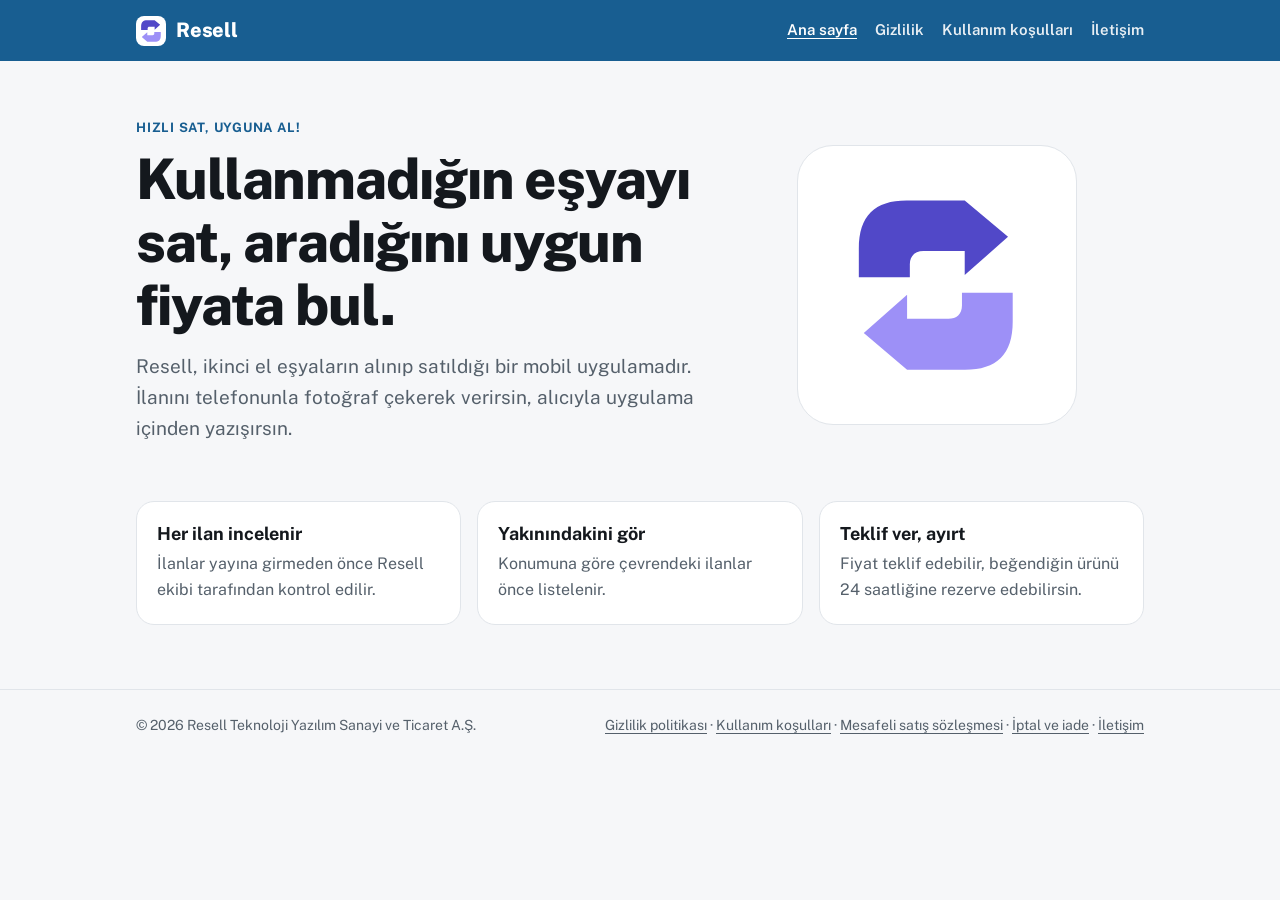
<file: index.html>
<!doctype html>
<html lang="tr">
<head>
<meta charset="utf-8">
<meta name="viewport" content="width=device-width, initial-scale=1">
<title>Resell</title>
<meta name="description" content="Resell, ikinci el eşyaların alınıp satıldığı bir mobil uygulamadır.">
<link rel="icon" href="favicon.png">
<link rel="preconnect" href="https://fonts.googleapis.com">
<link rel="preconnect" href="https://fonts.gstatic.com" crossorigin>
<link href="https://fonts.googleapis.com/css2?family=Public+Sans:wght@400;600;700;800&display=swap" rel="stylesheet">
<link rel="stylesheet" href="style.css">
</head>
<body>
<a class="skip" href="#icerik">İçeriğe geç</a>
<header class="bar"><div class="in">
  <a class="brand" href="./"><svg viewBox="230 200 565 625" aria-hidden="true"><path fill="#5148C8" d="M232 484V380c0-120 58-175 173-175h211l157 132-157 139v-87H466c-29 0-49 16-49 48v47z"/><path fill="#9D90F7" d="M790 540v104c0 120-58 175-173 175H407L250 686l157-139v87h150c29 0 49-16 49-48v-46z"/></svg>Resell</a>
  <nav aria-label="Sayfalar"><a href="./" aria-current="page">Ana sayfa</a><a href="gizlilik.html">Gizlilik</a><a href="kullanim-kosullari.html">Kullanım koşulları</a><a href="iletisim.html">İletişim</a></nav>
</div></header>

<main id="icerik">
  <section class="hero">
    <div>
      <p class="eyebrow">Hızlı Sat, Uyguna Al!</p>
      <h1>Kullanmadığın eşyayı sat, aradığını uygun fiyata bul.</h1>
      <p class="lede">Resell, ikinci el eşyaların alınıp satıldığı bir mobil uygulamadır. İlanını telefonunla fotoğraf çekerek verirsin, alıcıyla uygulama içinden yazışırsın.</p>
    </div>
    <div class="mark-big" aria-hidden="true"><svg viewBox="230 200 565 625"><path fill="#5148C8" d="M232 484V380c0-120 58-175 173-175h211l157 132-157 139v-87H466c-29 0-49 16-49 48v47z"/><path fill="#9D90F7" d="M790 540v104c0 120-58 175-173 175H407L250 686l157-139v87h150c29 0 49-16 49-48v-46z"/></svg></div>
  </section>

  <div class="cards">
    <article class="card"><h2>Her ilan incelenir</h2><p>İlanlar yayına girmeden önce Resell ekibi tarafından kontrol edilir.</p></article>
    <article class="card"><h2>Yakınındakini gör</h2><p>Konumuna göre çevrendeki ilanlar önce listelenir.</p></article>
    <article class="card"><h2>Teklif ver, ayırt</h2><p>Fiyat teklif edebilir, beğendiğin ürünü 24 saatliğine rezerve edebilirsin.</p></article>
  </div>
</main>

<footer><div class="in">
  <span>© 2026 Resell Teknoloji Yazılım Sanayi ve Ticaret A.Ş.</span>
  <span><a href="gizlilik.html">Gizlilik politikası</a> · <a href="kullanim-kosullari.html">Kullanım koşulları</a> · <a href="mesafeli-satis.html">Mesafeli satış sözleşmesi</a> · <a href="iptal-iade.html">İptal ve iade</a> · <a href="iletisim.html">İletişim</a></span>
</div></footer>
</body>
</html>
</file>
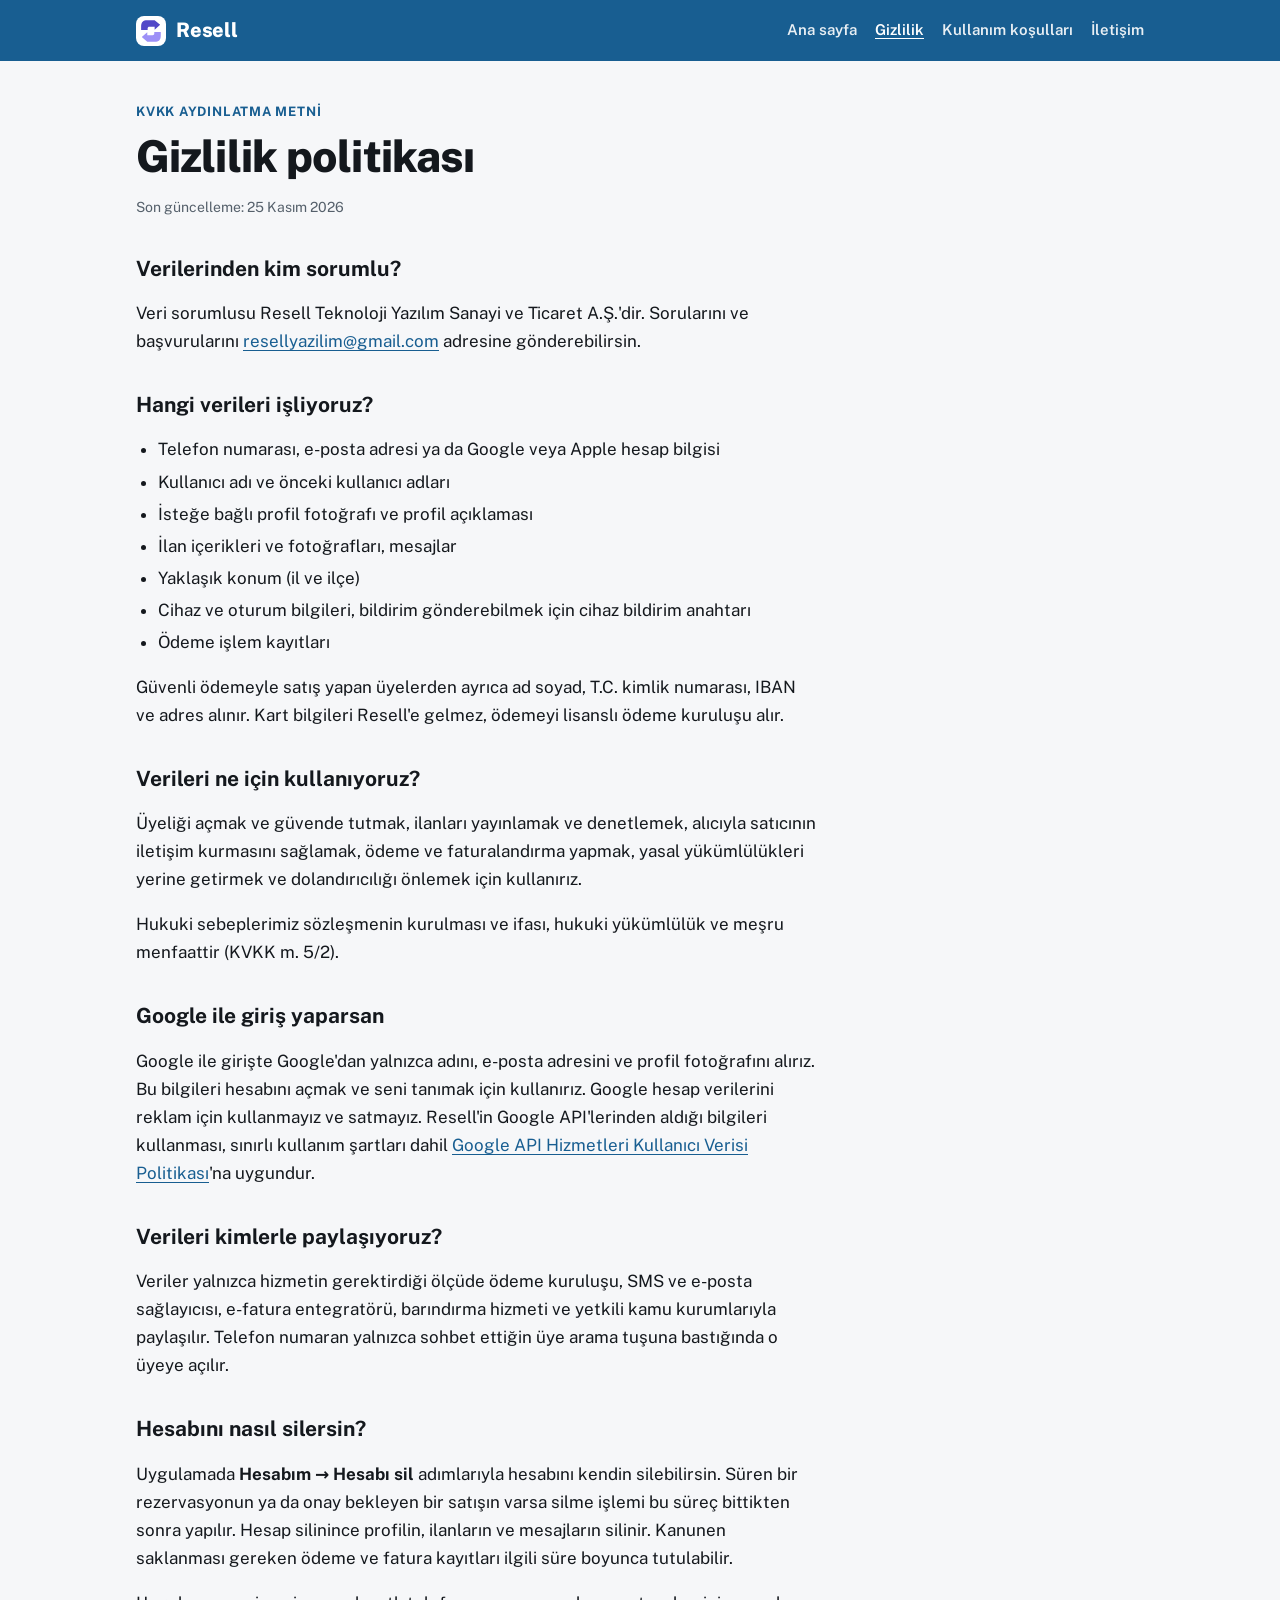
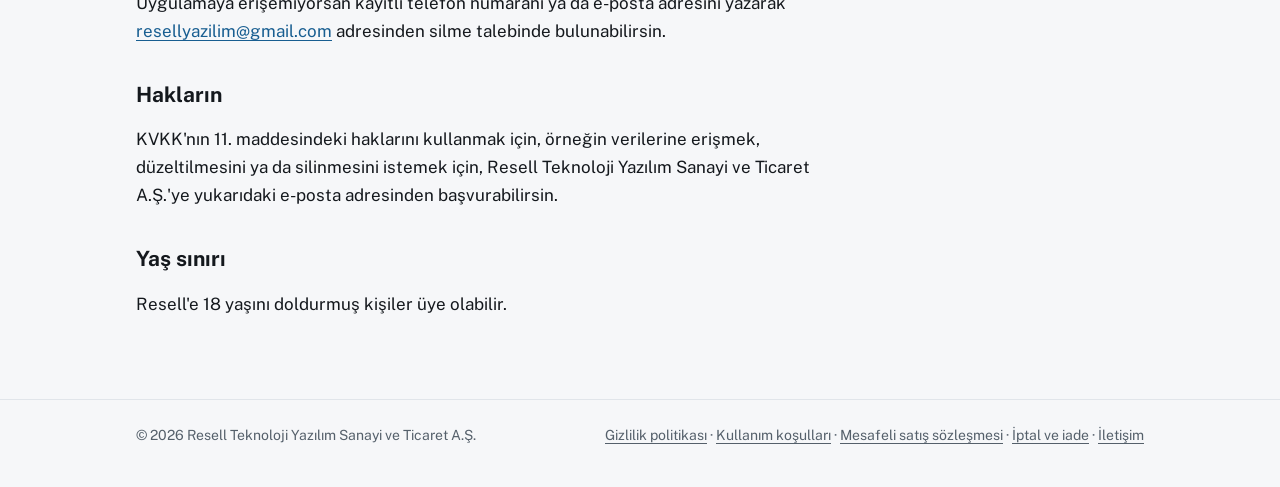
<file: gizlilik.html>
<!doctype html>
<html lang="tr">
<head>
<meta charset="utf-8">
<meta name="viewport" content="width=device-width, initial-scale=1">
<title>Gizlilik politikası · Resell</title>
<meta name="description" content="Resell uygulamasının kişisel verileri nasıl işlediği, kimlerle paylaştığı ve hesabın nasıl silineceği.">
<link rel="icon" href="favicon.png">
<link rel="preconnect" href="https://fonts.googleapis.com">
<link rel="preconnect" href="https://fonts.gstatic.com" crossorigin>
<link href="https://fonts.googleapis.com/css2?family=Public+Sans:wght@400;600;700;800&display=swap" rel="stylesheet">
<link rel="stylesheet" href="style.css">
</head>
<body>
<a class="skip" href="#icerik">İçeriğe geç</a>
<header class="bar"><div class="in">
  <a class="brand" href="./"><svg viewBox="230 200 565 625" aria-hidden="true"><path fill="#5148C8" d="M232 484V380c0-120 58-175 173-175h211l157 132-157 139v-87H466c-29 0-49 16-49 48v47z"/><path fill="#9D90F7" d="M790 540v104c0 120-58 175-173 175H407L250 686l157-139v87h150c29 0 49-16 49-48v-46z"/></svg>Resell</a>
  <nav aria-label="Sayfalar"><a href="./">Ana sayfa</a><a href="gizlilik.html" aria-current="page">Gizlilik</a><a href="kullanim-kosullari.html">Kullanım koşulları</a><a href="iletisim.html">İletişim</a></nav>
</div></header>

<main id="icerik"><article class="doc">
  <p class="eyebrow">KVKK aydınlatma metni</p>
  <h1>Gizlilik politikası</h1>
  <p class="meta">Son güncelleme: 25 Kasım 2026</p>

  <h2 id="sorumlu">Verilerinden kim sorumlu?</h2>
  <p>Veri sorumlusu Resell Teknoloji Yazılım Sanayi ve Ticaret A.Ş.'dir. Sorularını ve başvurularını <a href="mailto:resellyazilim@gmail.com">resellyazilim@gmail.com</a> adresine gönderebilirsin.</p>

  <h2 id="veriler">Hangi verileri işliyoruz?</h2>
  <ul>
    <li>Telefon numarası, e-posta adresi ya da Google veya Apple hesap bilgisi</li>
    <li>Kullanıcı adı ve önceki kullanıcı adları</li>
    <li>İsteğe bağlı profil fotoğrafı ve profil açıklaması</li>
    <li>İlan içerikleri ve fotoğrafları, mesajlar</li>
    <li>Yaklaşık konum (il ve ilçe)</li>
    <li>Cihaz ve oturum bilgileri, bildirim gönderebilmek için cihaz bildirim anahtarı</li>
    <li>Ödeme işlem kayıtları</li>
  </ul>
  <p>Güvenli ödemeyle satış yapan üyelerden ayrıca ad soyad, T.C. kimlik numarası, IBAN ve adres alınır. Kart bilgileri Resell'e gelmez, ödemeyi lisanslı ödeme kuruluşu alır.</p>

  <h2 id="amac">Verileri ne için kullanıyoruz?</h2>
  <p>Üyeliği açmak ve güvende tutmak, ilanları yayınlamak ve denetlemek, alıcıyla satıcının iletişim kurmasını sağlamak, ödeme ve faturalandırma yapmak, yasal yükümlülükleri yerine getirmek ve dolandırıcılığı önlemek için kullanırız.</p>
  <p>Hukuki sebeplerimiz sözleşmenin kurulması ve ifası, hukuki yükümlülük ve meşru menfaattir (KVKK m. 5/2).</p>

  <h2 id="google">Google ile giriş yaparsan</h2>
  <p>Google ile girişte Google'dan yalnızca adını, e-posta adresini ve profil fotoğrafını alırız. Bu bilgileri hesabını açmak ve seni tanımak için kullanırız. Google hesap verilerini reklam için kullanmayız ve satmayız. Resell'in Google API'lerinden aldığı bilgileri kullanması, sınırlı kullanım şartları dahil <a href="https://developers.google.com/terms/api-services-user-data-policy">Google API Hizmetleri Kullanıcı Verisi Politikası</a>'na uygundur.</p>

  <h2 id="paylasim">Verileri kimlerle paylaşıyoruz?</h2>
  <p>Veriler yalnızca hizmetin gerektirdiği ölçüde ödeme kuruluşu, SMS ve e-posta sağlayıcısı, e-fatura entegratörü, barındırma hizmeti ve yetkili kamu kurumlarıyla paylaşılır. Telefon numaran yalnızca sohbet ettiğin üye arama tuşuna bastığında o üyeye açılır.</p>

  <h2 id="silme">Hesabını nasıl silersin?</h2>
  <p>Uygulamada <strong>Hesabım → Hesabı sil</strong> adımlarıyla hesabını kendin silebilirsin. Süren bir rezervasyonun ya da onay bekleyen bir satışın varsa silme işlemi bu süreç bittikten sonra yapılır. Hesap silinince profilin, ilanların ve mesajların silinir. Kanunen saklanması gereken ödeme ve fatura kayıtları ilgili süre boyunca tutulabilir.</p>
  <p>Uygulamaya erişemiyorsan kayıtlı telefon numaranı ya da e-posta adresini yazarak <a href="mailto:resellyazilim@gmail.com?subject=Hesap%20silme">resellyazilim@gmail.com</a> adresinden silme talebinde bulunabilirsin.</p>

  <h2 id="haklar">Hakların</h2>
  <p>KVKK'nın 11. maddesindeki haklarını kullanmak için, örneğin verilerine erişmek, düzeltilmesini ya da silinmesini istemek için, Resell Teknoloji Yazılım Sanayi ve Ticaret A.Ş.'ye yukarıdaki e-posta adresinden başvurabilirsin.</p>

  <h2 id="cocuk">Yaş sınırı</h2>
  <p>Resell'e 18 yaşını doldurmuş kişiler üye olabilir.</p>
</article></main>

<footer><div class="in">
  <span>© 2026 Resell Teknoloji Yazılım Sanayi ve Ticaret A.Ş.</span>
  <span><a href="gizlilik.html">Gizlilik politikası</a> · <a href="kullanim-kosullari.html">Kullanım koşulları</a> · <a href="mesafeli-satis.html">Mesafeli satış sözleşmesi</a> · <a href="iptal-iade.html">İptal ve iade</a> · <a href="iletisim.html">İletişim</a></span>
</div></footer>
</body>
</html>
</file>
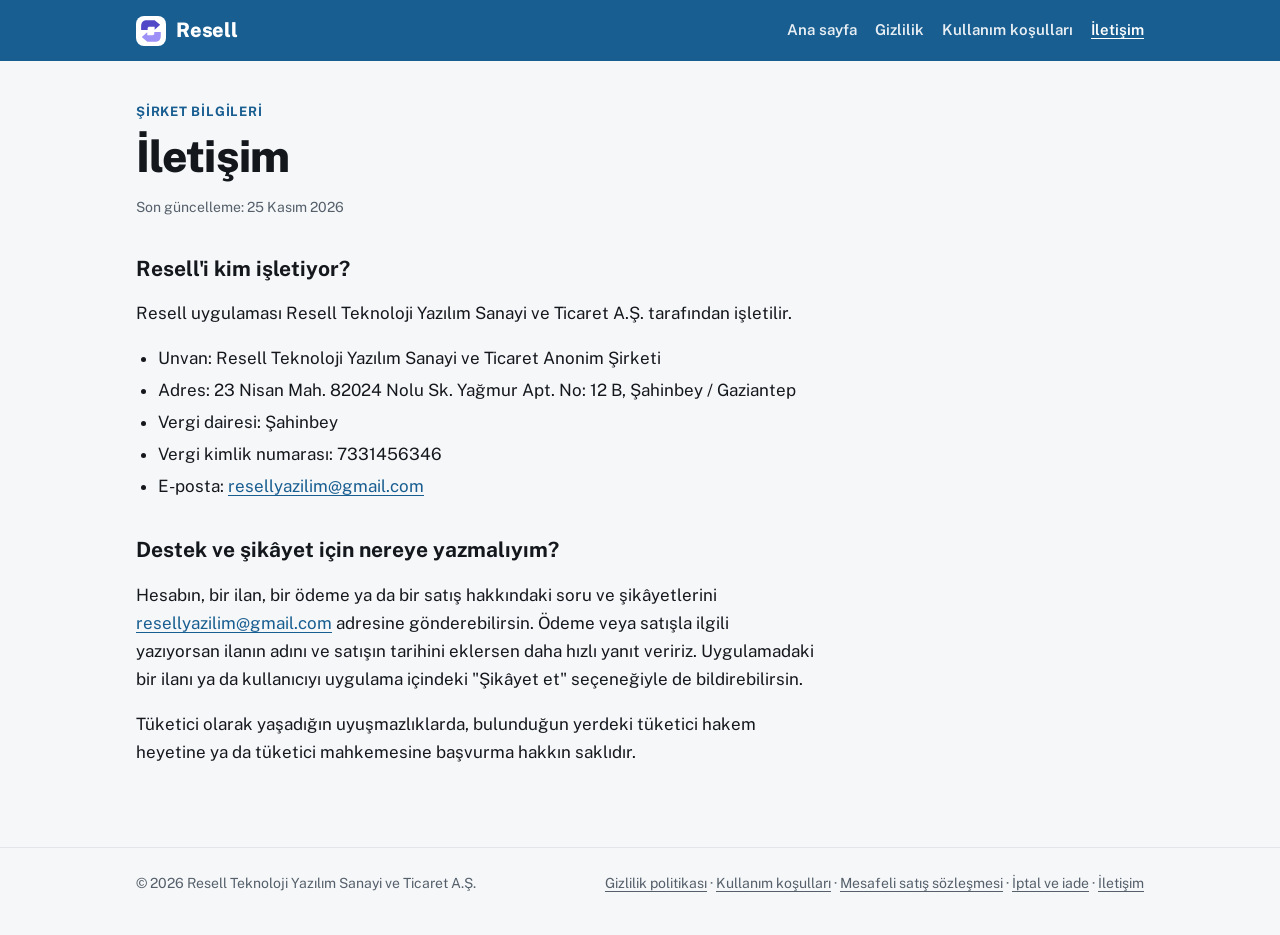
<file: iletisim.html>
<!doctype html>
<html lang="tr">
<head>
<meta charset="utf-8">
<meta name="viewport" content="width=device-width, initial-scale=1">
<title>İletişim · Resell</title>
<meta name="description" content="Resell uygulamasını işleten şirketin unvanı, adresi, vergi bilgileri ve iletişim adresi.">
<link rel="icon" href="favicon.png">
<link rel="preconnect" href="https://fonts.googleapis.com">
<link rel="preconnect" href="https://fonts.gstatic.com" crossorigin>
<link href="https://fonts.googleapis.com/css2?family=Public+Sans:wght@400;600;700;800&display=swap" rel="stylesheet">
<link rel="stylesheet" href="style.css">
</head>
<body>
<a class="skip" href="#icerik">İçeriğe geç</a>
<header class="bar"><div class="in">
  <a class="brand" href="./"><svg viewBox="230 200 565 625" aria-hidden="true"><path fill="#5148C8" d="M232 484V380c0-120 58-175 173-175h211l157 132-157 139v-87H466c-29 0-49 16-49 48v47z"/><path fill="#9D90F7" d="M790 540v104c0 120-58 175-173 175H407L250 686l157-139v87h150c29 0 49-16 49-48v-46z"/></svg>Resell</a>
  <nav aria-label="Sayfalar"><a href="./">Ana sayfa</a><a href="gizlilik.html">Gizlilik</a><a href="kullanim-kosullari.html">Kullanım koşulları</a><a href="iletisim.html" aria-current="page">İletişim</a></nav>
</div></header>

<main id="icerik"><article class="doc">
  <p class="eyebrow">Şirket bilgileri</p>
  <h1>İletişim</h1>
  <p class="meta">Son güncelleme: 25 Kasım 2026</p>

  <h2 id="sirket">Resell'i kim işletiyor?</h2>
  <p>Resell uygulaması Resell Teknoloji Yazılım Sanayi ve Ticaret A.Ş. tarafından işletilir.</p>
  <ul>
    <li>Unvan: Resell Teknoloji Yazılım Sanayi ve Ticaret Anonim Şirketi</li>
    <li>Adres: 23 Nisan Mah. 82024 Nolu Sk. Yağmur Apt. No: 12 B, Şahinbey / Gaziantep</li>
    <li>Vergi dairesi: Şahinbey</li>
    <li>Vergi kimlik numarası: 7331456346</li>
    <li>E-posta: <a href="mailto:resellyazilim@gmail.com">resellyazilim@gmail.com</a></li>
  </ul>

  <h2 id="destek">Destek ve şikâyet için nereye yazmalıyım?</h2>
  <p>Hesabın, bir ilan, bir ödeme ya da bir satış hakkındaki soru ve şikâyetlerini <a href="mailto:resellyazilim@gmail.com">resellyazilim@gmail.com</a> adresine gönderebilirsin. Ödeme veya satışla ilgili yazıyorsan ilanın adını ve satışın tarihini eklersen daha hızlı yanıt veririz. Uygulamadaki bir ilanı ya da kullanıcıyı uygulama içindeki "Şikâyet et" seçeneğiyle de bildirebilirsin.</p>
  <p>Tüketici olarak yaşadığın uyuşmazlıklarda, bulunduğun yerdeki tüketici hakem heyetine ya da tüketici mahkemesine başvurma hakkın saklıdır.</p>
</article></main>

<footer><div class="in">
  <span>© 2026 Resell Teknoloji Yazılım Sanayi ve Ticaret A.Ş.</span>
  <span><a href="gizlilik.html">Gizlilik politikası</a> · <a href="kullanim-kosullari.html">Kullanım koşulları</a> · <a href="mesafeli-satis.html">Mesafeli satış sözleşmesi</a> · <a href="iptal-iade.html">İptal ve iade</a> · <a href="iletisim.html">İletişim</a></span>
</div></footer>
</body>
</html>
</file>
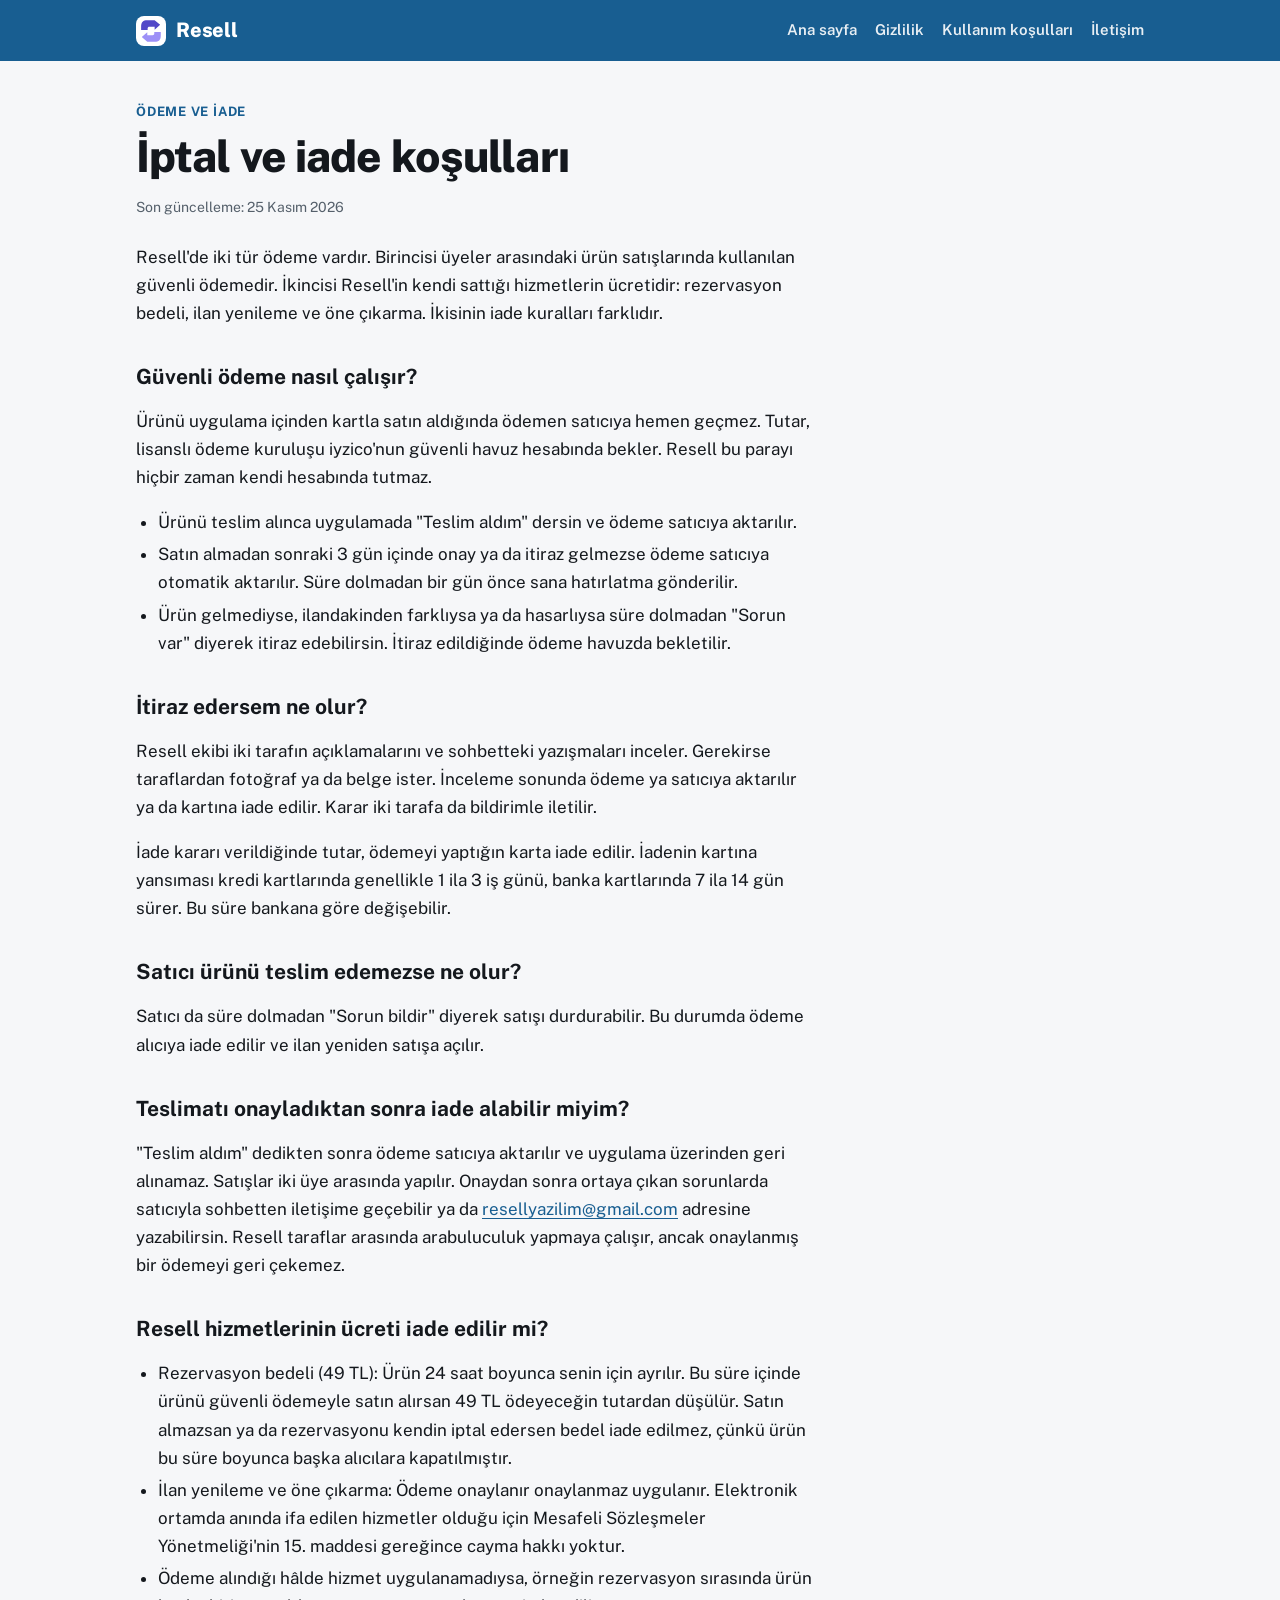
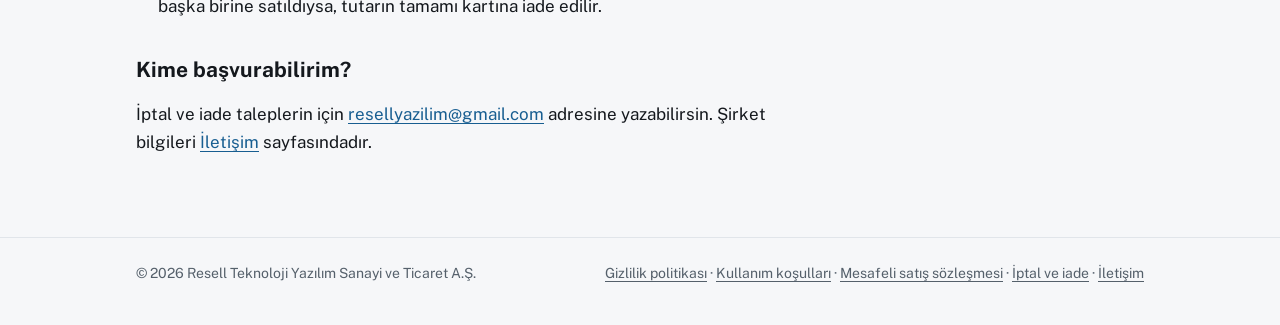
<file: iptal-iade.html>
<!doctype html>
<html lang="tr">
<head>
<meta charset="utf-8">
<meta name="viewport" content="width=device-width, initial-scale=1">
<title>İptal ve iade koşulları · Resell</title>
<meta name="description" content="Resell'de güvenli ödemeli alışverişlerde ve Resell hizmetlerinde iptal ve iade koşulları.">
<link rel="icon" href="favicon.png">
<link rel="preconnect" href="https://fonts.googleapis.com">
<link rel="preconnect" href="https://fonts.gstatic.com" crossorigin>
<link href="https://fonts.googleapis.com/css2?family=Public+Sans:wght@400;600;700;800&display=swap" rel="stylesheet">
<link rel="stylesheet" href="style.css">
</head>
<body>
<a class="skip" href="#icerik">İçeriğe geç</a>
<header class="bar"><div class="in">
  <a class="brand" href="./"><svg viewBox="230 200 565 625" aria-hidden="true"><path fill="#5148C8" d="M232 484V380c0-120 58-175 173-175h211l157 132-157 139v-87H466c-29 0-49 16-49 48v47z"/><path fill="#9D90F7" d="M790 540v104c0 120-58 175-173 175H407L250 686l157-139v87h150c29 0 49-16 49-48v-46z"/></svg>Resell</a>
  <nav aria-label="Sayfalar"><a href="./">Ana sayfa</a><a href="gizlilik.html">Gizlilik</a><a href="kullanim-kosullari.html">Kullanım koşulları</a><a href="iletisim.html">İletişim</a></nav>
</div></header>

<main id="icerik"><article class="doc">
  <p class="eyebrow">Ödeme ve iade</p>
  <h1>İptal ve iade koşulları</h1>
  <p class="meta">Son güncelleme: 25 Kasım 2026</p>

  <p>Resell'de iki tür ödeme vardır. Birincisi üyeler arasındaki ürün satışlarında kullanılan güvenli ödemedir. İkincisi Resell'in kendi sattığı hizmetlerin ücretidir: rezervasyon bedeli, ilan yenileme ve öne çıkarma. İkisinin iade kuralları farklıdır.</p>

  <h2 id="guvenli-odeme">Güvenli ödeme nasıl çalışır?</h2>
  <p>Ürünü uygulama içinden kartla satın aldığında ödemen satıcıya hemen geçmez. Tutar, lisanslı ödeme kuruluşu iyzico'nun güvenli havuz hesabında bekler. Resell bu parayı hiçbir zaman kendi hesabında tutmaz.</p>
  <ul>
    <li>Ürünü teslim alınca uygulamada "Teslim aldım" dersin ve ödeme satıcıya aktarılır.</li>
    <li>Satın almadan sonraki 3 gün içinde onay ya da itiraz gelmezse ödeme satıcıya otomatik aktarılır. Süre dolmadan bir gün önce sana hatırlatma gönderilir.</li>
    <li>Ürün gelmediyse, ilandakinden farklıysa ya da hasarlıysa süre dolmadan "Sorun var" diyerek itiraz edebilirsin. İtiraz edildiğinde ödeme havuzda bekletilir.</li>
  </ul>

  <h2 id="itiraz">İtiraz edersem ne olur?</h2>
  <p>Resell ekibi iki tarafın açıklamalarını ve sohbetteki yazışmaları inceler. Gerekirse taraflardan fotoğraf ya da belge ister. İnceleme sonunda ödeme ya satıcıya aktarılır ya da kartına iade edilir. Karar iki tarafa da bildirimle iletilir.</p>
  <p>İade kararı verildiğinde tutar, ödemeyi yaptığın karta iade edilir. İadenin kartına yansıması kredi kartlarında genellikle 1 ila 3 iş günü, banka kartlarında 7 ila 14 gün sürer. Bu süre bankana göre değişebilir.</p>

  <h2 id="satici">Satıcı ürünü teslim edemezse ne olur?</h2>
  <p>Satıcı da süre dolmadan "Sorun bildir" diyerek satışı durdurabilir. Bu durumda ödeme alıcıya iade edilir ve ilan yeniden satışa açılır.</p>

  <h2 id="onaydan-sonra">Teslimatı onayladıktan sonra iade alabilir miyim?</h2>
  <p>"Teslim aldım" dedikten sonra ödeme satıcıya aktarılır ve uygulama üzerinden geri alınamaz. Satışlar iki üye arasında yapılır. Onaydan sonra ortaya çıkan sorunlarda satıcıyla sohbetten iletişime geçebilir ya da <a href="mailto:resellyazilim@gmail.com">resellyazilim@gmail.com</a> adresine yazabilirsin. Resell taraflar arasında arabuluculuk yapmaya çalışır, ancak onaylanmış bir ödemeyi geri çekemez.</p>

  <h2 id="hizmetler">Resell hizmetlerinin ücreti iade edilir mi?</h2>
  <ul>
    <li>Rezervasyon bedeli (49 TL): Ürün 24 saat boyunca senin için ayrılır. Bu süre içinde ürünü güvenli ödemeyle satın alırsan 49 TL ödeyeceğin tutardan düşülür. Satın almazsan ya da rezervasyonu kendin iptal edersen bedel iade edilmez, çünkü ürün bu süre boyunca başka alıcılara kapatılmıştır.</li>
    <li>İlan yenileme ve öne çıkarma: Ödeme onaylanır onaylanmaz uygulanır. Elektronik ortamda anında ifa edilen hizmetler olduğu için Mesafeli Sözleşmeler Yönetmeliği'nin 15. maddesi gereğince cayma hakkı yoktur.</li>
    <li>Ödeme alındığı hâlde hizmet uygulanamadıysa, örneğin rezervasyon sırasında ürün başka birine satıldıysa, tutarın tamamı kartına iade edilir.</li>
  </ul>

  <h2 id="iletisim">Kime başvurabilirim?</h2>
  <p>İptal ve iade taleplerin için <a href="mailto:resellyazilim@gmail.com">resellyazilim@gmail.com</a> adresine yazabilirsin. Şirket bilgileri <a href="iletisim.html">İletişim</a> sayfasındadır.</p>
</article></main>

<footer><div class="in">
  <span>© 2026 Resell Teknoloji Yazılım Sanayi ve Ticaret A.Ş.</span>
  <span><a href="gizlilik.html">Gizlilik politikası</a> · <a href="kullanim-kosullari.html">Kullanım koşulları</a> · <a href="mesafeli-satis.html">Mesafeli satış sözleşmesi</a> · <a href="iptal-iade.html">İptal ve iade</a> · <a href="iletisim.html">İletişim</a></span>
</div></footer>
</body>
</html>
</file>
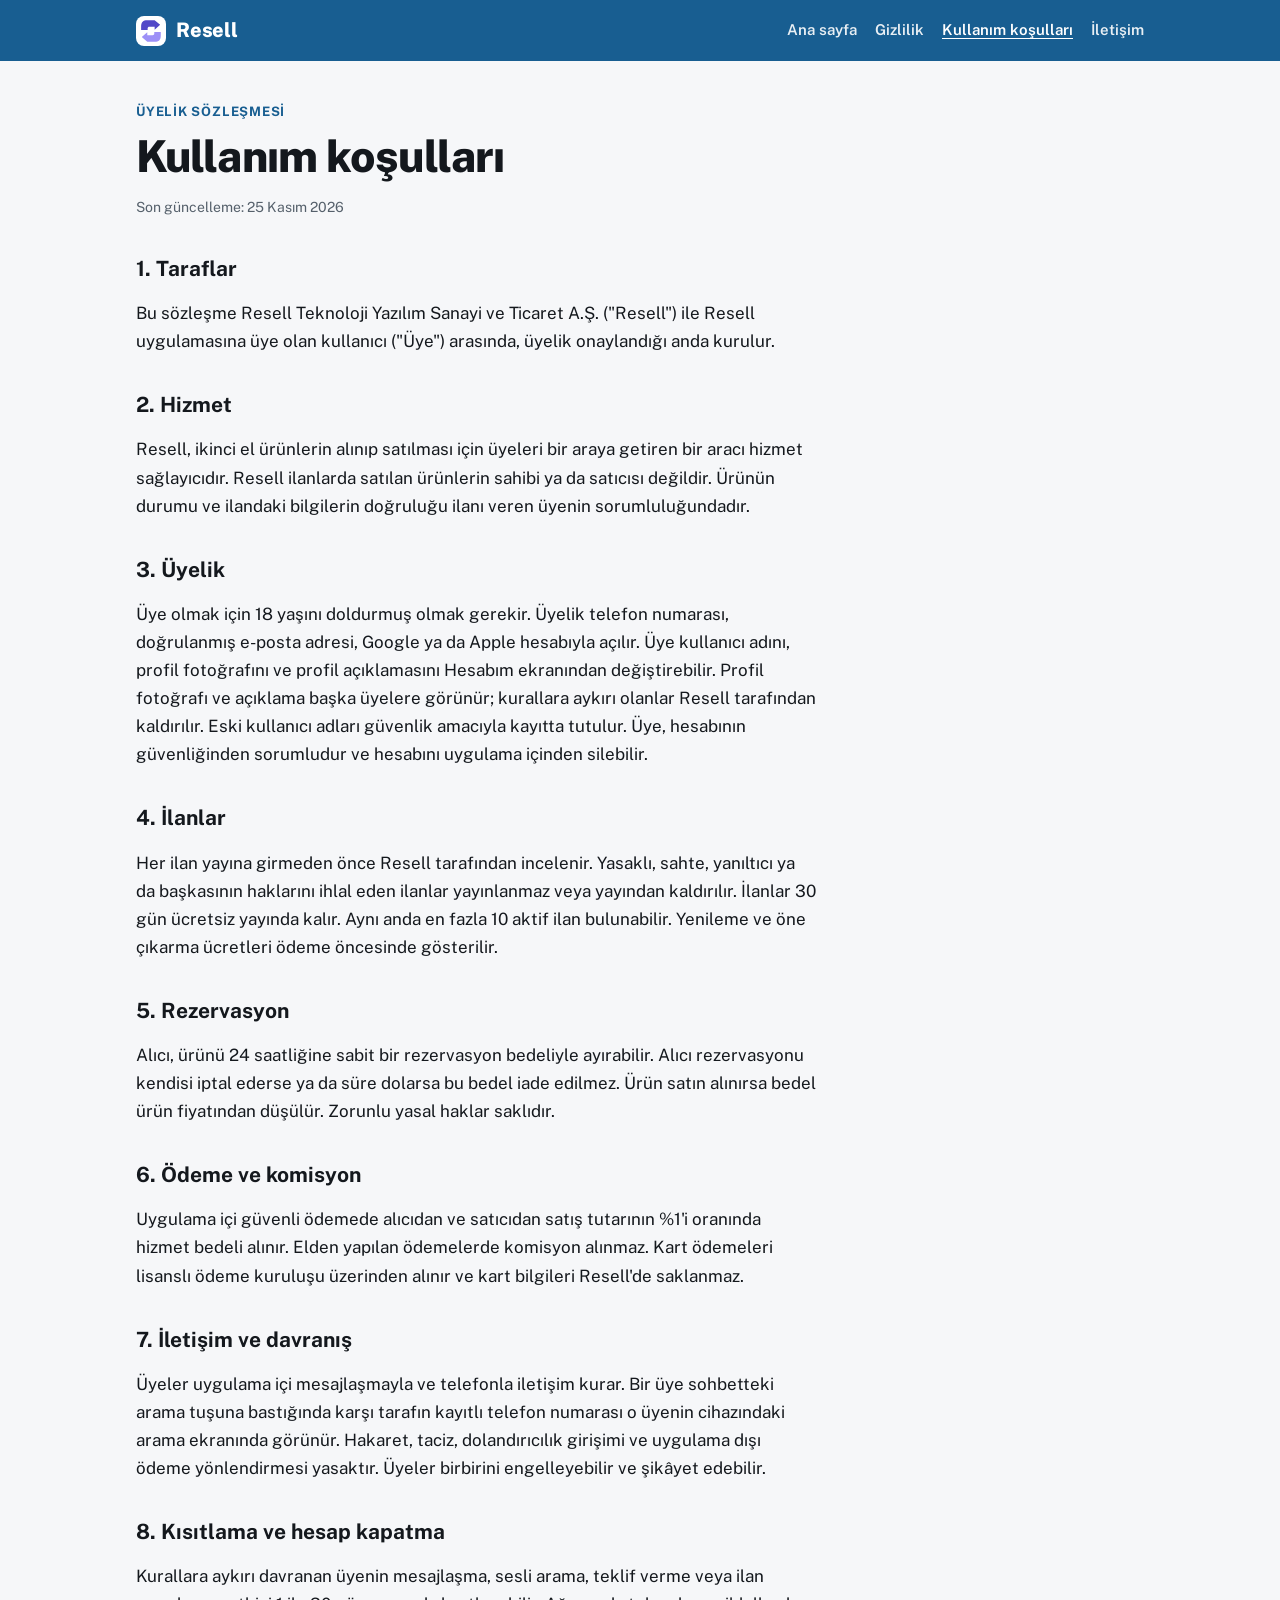
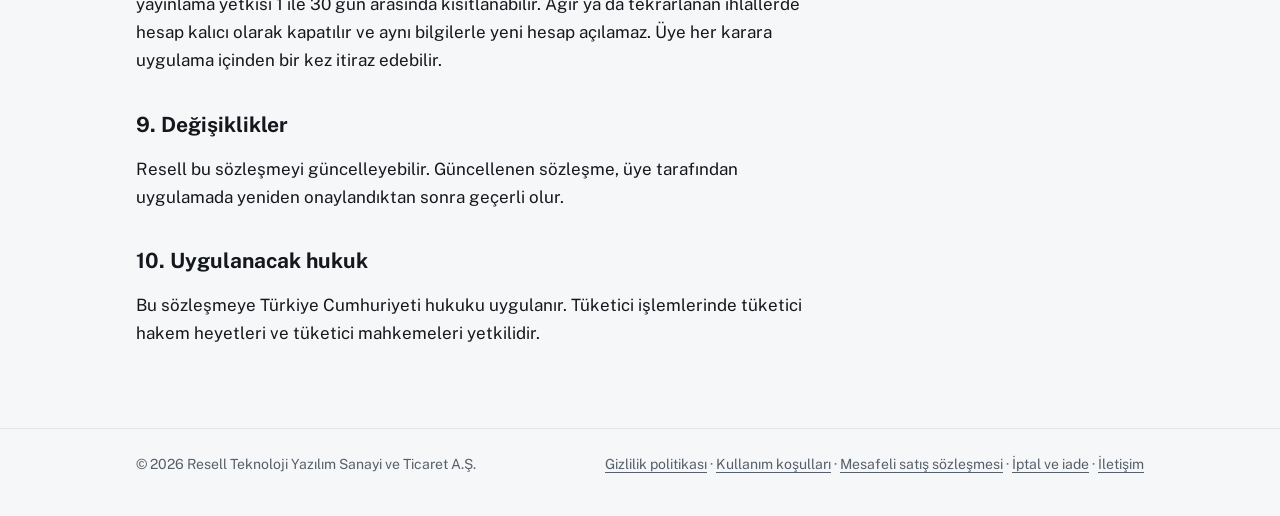
<file: kullanim-kosullari.html>
<!doctype html>
<html lang="tr">
<head>
<meta charset="utf-8">
<meta name="viewport" content="width=device-width, initial-scale=1">
<title>Kullanım koşulları · Resell</title>
<meta name="description" content="Resell üyelik sözleşmesi ve kullanım koşulları.">
<link rel="icon" href="favicon.png">
<link rel="preconnect" href="https://fonts.googleapis.com">
<link rel="preconnect" href="https://fonts.gstatic.com" crossorigin>
<link href="https://fonts.googleapis.com/css2?family=Public+Sans:wght@400;600;700;800&display=swap" rel="stylesheet">
<link rel="stylesheet" href="style.css">
</head>
<body>
<a class="skip" href="#icerik">İçeriğe geç</a>
<header class="bar"><div class="in">
  <a class="brand" href="./"><svg viewBox="230 200 565 625" aria-hidden="true"><path fill="#5148C8" d="M232 484V380c0-120 58-175 173-175h211l157 132-157 139v-87H466c-29 0-49 16-49 48v47z"/><path fill="#9D90F7" d="M790 540v104c0 120-58 175-173 175H407L250 686l157-139v87h150c29 0 49-16 49-48v-46z"/></svg>Resell</a>
  <nav aria-label="Sayfalar"><a href="./">Ana sayfa</a><a href="gizlilik.html">Gizlilik</a><a href="kullanim-kosullari.html" aria-current="page">Kullanım koşulları</a><a href="iletisim.html">İletişim</a></nav>
</div></header>

<main id="icerik"><article class="doc">
  <p class="eyebrow">Üyelik sözleşmesi</p>
  <h1>Kullanım koşulları</h1>
  <p class="meta">Son güncelleme: 25 Kasım 2026</p>

  <h2>1. Taraflar</h2>
  <p>Bu sözleşme Resell Teknoloji Yazılım Sanayi ve Ticaret A.Ş. ("Resell") ile Resell uygulamasına üye olan kullanıcı ("Üye") arasında, üyelik onaylandığı anda kurulur.</p>

  <h2>2. Hizmet</h2>
  <p>Resell, ikinci el ürünlerin alınıp satılması için üyeleri bir araya getiren bir aracı hizmet sağlayıcıdır. Resell ilanlarda satılan ürünlerin sahibi ya da satıcısı değildir. Ürünün durumu ve ilandaki bilgilerin doğruluğu ilanı veren üyenin sorumluluğundadır.</p>

  <h2>3. Üyelik</h2>
  <p>Üye olmak için 18 yaşını doldurmuş olmak gerekir. Üyelik telefon numarası, doğrulanmış e-posta adresi, Google ya da Apple hesabıyla açılır. Üye kullanıcı adını, profil fotoğrafını ve profil açıklamasını Hesabım ekranından değiştirebilir. Profil fotoğrafı ve açıklama başka üyelere görünür; kurallara aykırı olanlar Resell tarafından kaldırılır. Eski kullanıcı adları güvenlik amacıyla kayıtta tutulur. Üye, hesabının güvenliğinden sorumludur ve hesabını uygulama içinden silebilir.</p>

  <h2>4. İlanlar</h2>
  <p>Her ilan yayına girmeden önce Resell tarafından incelenir. Yasaklı, sahte, yanıltıcı ya da başkasının haklarını ihlal eden ilanlar yayınlanmaz veya yayından kaldırılır. İlanlar 30 gün ücretsiz yayında kalır. Aynı anda en fazla 10 aktif ilan bulunabilir. Yenileme ve öne çıkarma ücretleri ödeme öncesinde gösterilir.</p>

  <h2>5. Rezervasyon</h2>
  <p>Alıcı, ürünü 24 saatliğine sabit bir rezervasyon bedeliyle ayırabilir. Alıcı rezervasyonu kendisi iptal ederse ya da süre dolarsa bu bedel iade edilmez. Ürün satın alınırsa bedel ürün fiyatından düşülür. Zorunlu yasal haklar saklıdır.</p>

  <h2>6. Ödeme ve komisyon</h2>
  <p>Uygulama içi güvenli ödemede alıcıdan ve satıcıdan satış tutarının %1'i oranında hizmet bedeli alınır. Elden yapılan ödemelerde komisyon alınmaz. Kart ödemeleri lisanslı ödeme kuruluşu üzerinden alınır ve kart bilgileri Resell'de saklanmaz.</p>

  <h2>7. İletişim ve davranış</h2>
  <p>Üyeler uygulama içi mesajlaşmayla ve telefonla iletişim kurar. Bir üye sohbetteki arama tuşuna bastığında karşı tarafın kayıtlı telefon numarası o üyenin cihazındaki arama ekranında görünür. Hakaret, taciz, dolandırıcılık girişimi ve uygulama dışı ödeme yönlendirmesi yasaktır. Üyeler birbirini engelleyebilir ve şikâyet edebilir.</p>

  <h2>8. Kısıtlama ve hesap kapatma</h2>
  <p>Kurallara aykırı davranan üyenin mesajlaşma, sesli arama, teklif verme veya ilan yayınlama yetkisi 1 ile 30 gün arasında kısıtlanabilir. Ağır ya da tekrarlanan ihlallerde hesap kalıcı olarak kapatılır ve aynı bilgilerle yeni hesap açılamaz. Üye her karara uygulama içinden bir kez itiraz edebilir.</p>

  <h2>9. Değişiklikler</h2>
  <p>Resell bu sözleşmeyi güncelleyebilir. Güncellenen sözleşme, üye tarafından uygulamada yeniden onaylandıktan sonra geçerli olur.</p>

  <h2>10. Uygulanacak hukuk</h2>
  <p>Bu sözleşmeye Türkiye Cumhuriyeti hukuku uygulanır. Tüketici işlemlerinde tüketici hakem heyetleri ve tüketici mahkemeleri yetkilidir.</p>
</article></main>

<footer><div class="in">
  <span>© 2026 Resell Teknoloji Yazılım Sanayi ve Ticaret A.Ş.</span>
  <span><a href="gizlilik.html">Gizlilik politikası</a> · <a href="kullanim-kosullari.html">Kullanım koşulları</a> · <a href="mesafeli-satis.html">Mesafeli satış sözleşmesi</a> · <a href="iptal-iade.html">İptal ve iade</a> · <a href="iletisim.html">İletişim</a></span>
</div></footer>
</body>
</html>
</file>
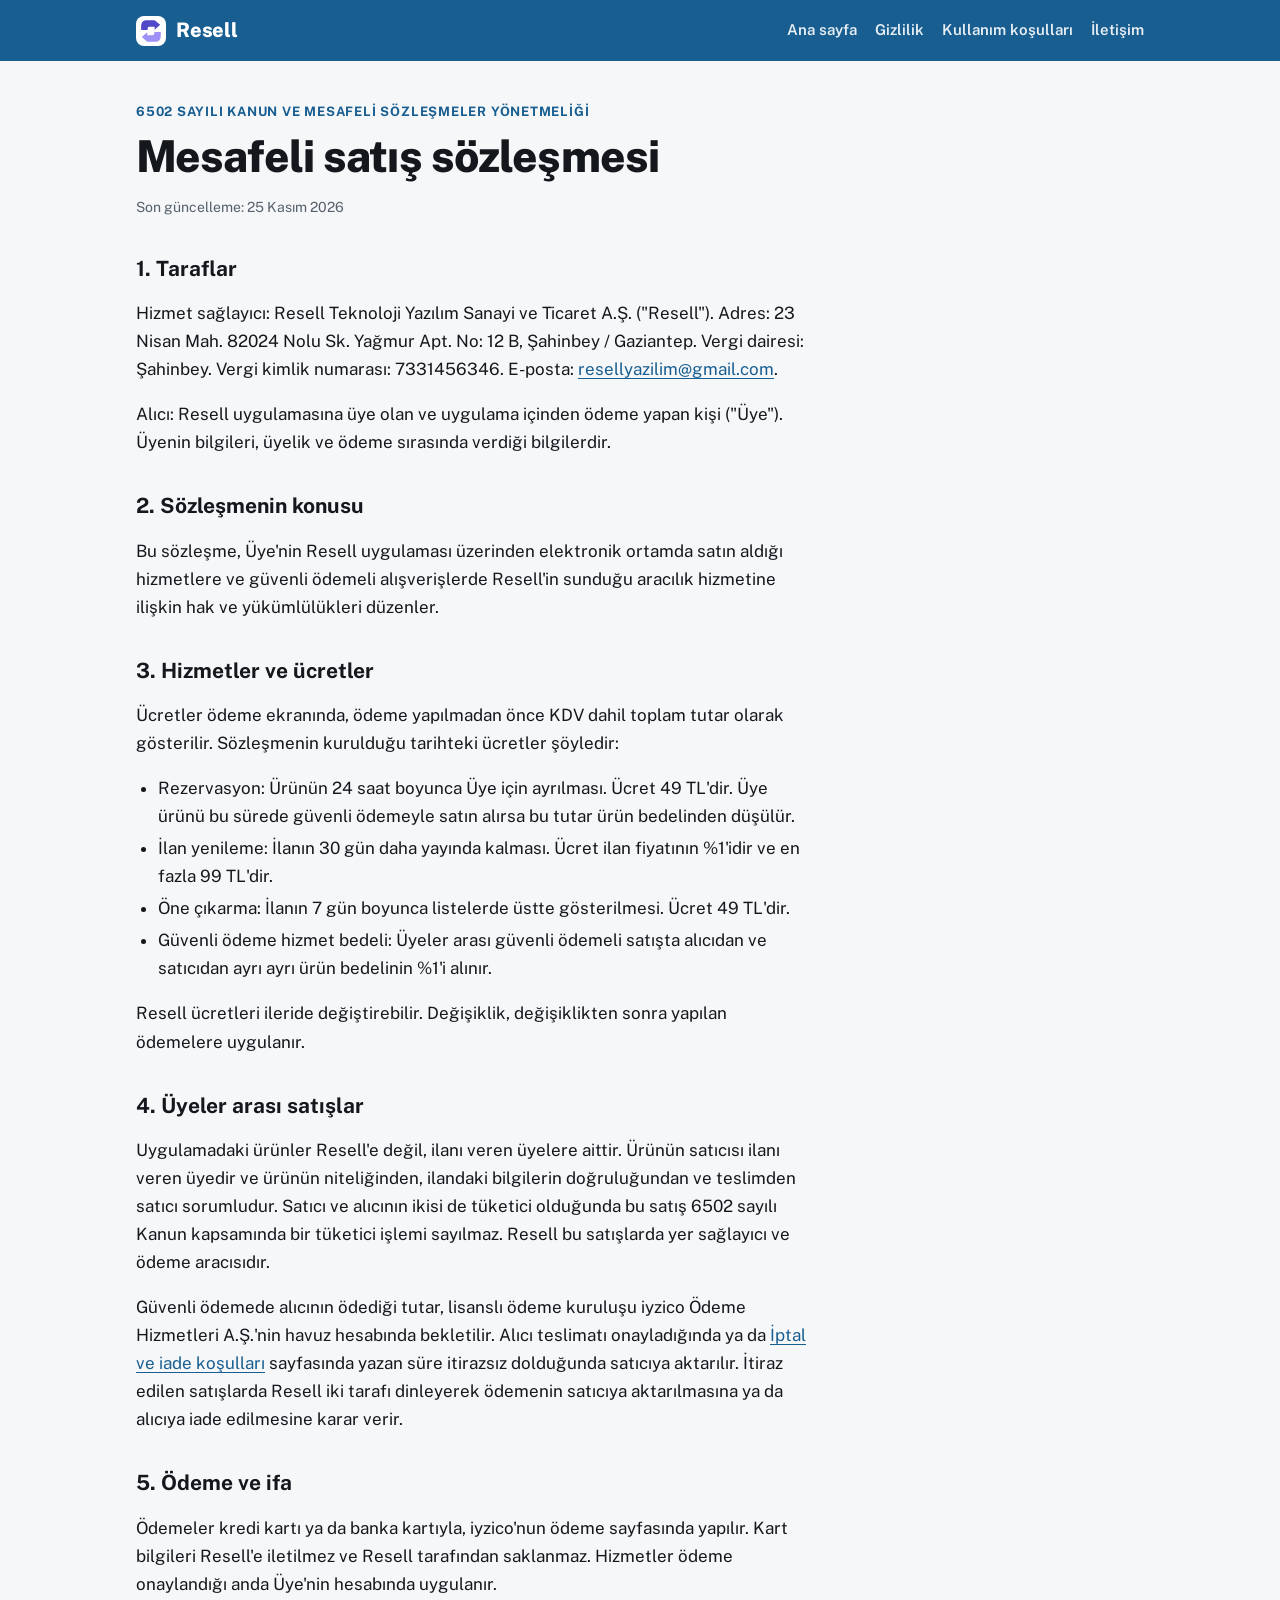
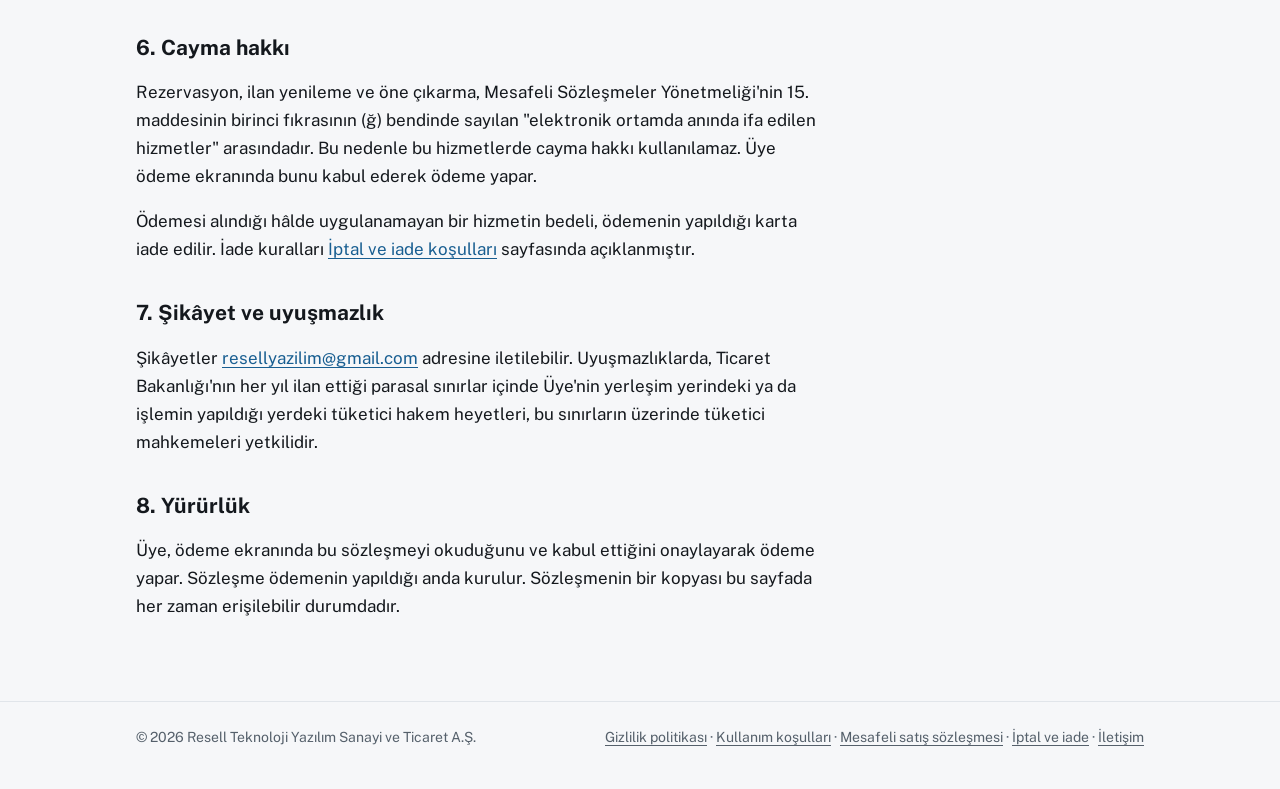
<file: mesafeli-satis.html>
<!doctype html>
<html lang="tr">
<head>
<meta charset="utf-8">
<meta name="viewport" content="width=device-width, initial-scale=1">
<title>Mesafeli satış sözleşmesi · Resell</title>
<meta name="description" content="Resell uygulamasında satılan hizmetler ve üyeler arası güvenli ödemeli satışlar için mesafeli satış sözleşmesi.">
<link rel="icon" href="favicon.png">
<link rel="preconnect" href="https://fonts.googleapis.com">
<link rel="preconnect" href="https://fonts.gstatic.com" crossorigin>
<link href="https://fonts.googleapis.com/css2?family=Public+Sans:wght@400;600;700;800&display=swap" rel="stylesheet">
<link rel="stylesheet" href="style.css">
</head>
<body>
<a class="skip" href="#icerik">İçeriğe geç</a>
<header class="bar"><div class="in">
  <a class="brand" href="./"><svg viewBox="230 200 565 625" aria-hidden="true"><path fill="#5148C8" d="M232 484V380c0-120 58-175 173-175h211l157 132-157 139v-87H466c-29 0-49 16-49 48v47z"/><path fill="#9D90F7" d="M790 540v104c0 120-58 175-173 175H407L250 686l157-139v87h150c29 0 49-16 49-48v-46z"/></svg>Resell</a>
  <nav aria-label="Sayfalar"><a href="./">Ana sayfa</a><a href="gizlilik.html">Gizlilik</a><a href="kullanim-kosullari.html">Kullanım koşulları</a><a href="iletisim.html">İletişim</a></nav>
</div></header>

<main id="icerik"><article class="doc">
  <p class="eyebrow">6502 sayılı Kanun ve Mesafeli Sözleşmeler Yönetmeliği</p>
  <h1>Mesafeli satış sözleşmesi</h1>
  <p class="meta">Son güncelleme: 25 Kasım 2026</p>

  <h2 id="taraflar">1. Taraflar</h2>
  <p>Hizmet sağlayıcı: Resell Teknoloji Yazılım Sanayi ve Ticaret A.Ş. ("Resell"). Adres: 23 Nisan Mah. 82024 Nolu Sk. Yağmur Apt. No: 12 B, Şahinbey / Gaziantep. Vergi dairesi: Şahinbey. Vergi kimlik numarası: 7331456346. E-posta: <a href="mailto:resellyazilim@gmail.com">resellyazilim@gmail.com</a>.</p>
  <p>Alıcı: Resell uygulamasına üye olan ve uygulama içinden ödeme yapan kişi ("Üye"). Üyenin bilgileri, üyelik ve ödeme sırasında verdiği bilgilerdir.</p>

  <h2 id="konu">2. Sözleşmenin konusu</h2>
  <p>Bu sözleşme, Üye'nin Resell uygulaması üzerinden elektronik ortamda satın aldığı hizmetlere ve güvenli ödemeli alışverişlerde Resell'in sunduğu aracılık hizmetine ilişkin hak ve yükümlülükleri düzenler.</p>

  <h2 id="hizmetler">3. Hizmetler ve ücretler</h2>
  <p>Ücretler ödeme ekranında, ödeme yapılmadan önce KDV dahil toplam tutar olarak gösterilir. Sözleşmenin kurulduğu tarihteki ücretler şöyledir:</p>
  <ul>
    <li>Rezervasyon: Ürünün 24 saat boyunca Üye için ayrılması. Ücret 49 TL'dir. Üye ürünü bu sürede güvenli ödemeyle satın alırsa bu tutar ürün bedelinden düşülür.</li>
    <li>İlan yenileme: İlanın 30 gün daha yayında kalması. Ücret ilan fiyatının %1'idir ve en fazla 99 TL'dir.</li>
    <li>Öne çıkarma: İlanın 7 gün boyunca listelerde üstte gösterilmesi. Ücret 49 TL'dir.</li>
    <li>Güvenli ödeme hizmet bedeli: Üyeler arası güvenli ödemeli satışta alıcıdan ve satıcıdan ayrı ayrı ürün bedelinin %1'i alınır.</li>
  </ul>
  <p>Resell ücretleri ileride değiştirebilir. Değişiklik, değişiklikten sonra yapılan ödemelere uygulanır.</p>

  <h2 id="uyeler-arasi">4. Üyeler arası satışlar</h2>
  <p>Uygulamadaki ürünler Resell'e değil, ilanı veren üyelere aittir. Ürünün satıcısı ilanı veren üyedir ve ürünün niteliğinden, ilandaki bilgilerin doğruluğundan ve teslimden satıcı sorumludur. Satıcı ve alıcının ikisi de tüketici olduğunda bu satış 6502 sayılı Kanun kapsamında bir tüketici işlemi sayılmaz. Resell bu satışlarda yer sağlayıcı ve ödeme aracısıdır.</p>
  <p>Güvenli ödemede alıcının ödediği tutar, lisanslı ödeme kuruluşu iyzico Ödeme Hizmetleri A.Ş.'nin havuz hesabında bekletilir. Alıcı teslimatı onayladığında ya da <a href="iptal-iade.html">İptal ve iade koşulları</a> sayfasında yazan süre itirazsız dolduğunda satıcıya aktarılır. İtiraz edilen satışlarda Resell iki tarafı dinleyerek ödemenin satıcıya aktarılmasına ya da alıcıya iade edilmesine karar verir.</p>

  <h2 id="odeme">5. Ödeme ve ifa</h2>
  <p>Ödemeler kredi kartı ya da banka kartıyla, iyzico'nun ödeme sayfasında yapılır. Kart bilgileri Resell'e iletilmez ve Resell tarafından saklanmaz. Hizmetler ödeme onaylandığı anda Üye'nin hesabında uygulanır.</p>

  <h2 id="cayma">6. Cayma hakkı</h2>
  <p>Rezervasyon, ilan yenileme ve öne çıkarma, Mesafeli Sözleşmeler Yönetmeliği'nin 15. maddesinin birinci fıkrasının (ğ) bendinde sayılan "elektronik ortamda anında ifa edilen hizmetler" arasındadır. Bu nedenle bu hizmetlerde cayma hakkı kullanılamaz. Üye ödeme ekranında bunu kabul ederek ödeme yapar.</p>
  <p>Ödemesi alındığı hâlde uygulanamayan bir hizmetin bedeli, ödemenin yapıldığı karta iade edilir. İade kuralları <a href="iptal-iade.html">İptal ve iade koşulları</a> sayfasında açıklanmıştır.</p>

  <h2 id="sikayet">7. Şikâyet ve uyuşmazlık</h2>
  <p>Şikâyetler <a href="mailto:resellyazilim@gmail.com">resellyazilim@gmail.com</a> adresine iletilebilir. Uyuşmazlıklarda, Ticaret Bakanlığı'nın her yıl ilan ettiği parasal sınırlar içinde Üye'nin yerleşim yerindeki ya da işlemin yapıldığı yerdeki tüketici hakem heyetleri, bu sınırların üzerinde tüketici mahkemeleri yetkilidir.</p>

  <h2 id="yururluk">8. Yürürlük</h2>
  <p>Üye, ödeme ekranında bu sözleşmeyi okuduğunu ve kabul ettiğini onaylayarak ödeme yapar. Sözleşme ödemenin yapıldığı anda kurulur. Sözleşmenin bir kopyası bu sayfada her zaman erişilebilir durumdadır.</p>
</article></main>

<footer><div class="in">
  <span>© 2026 Resell Teknoloji Yazılım Sanayi ve Ticaret A.Ş.</span>
  <span><a href="gizlilik.html">Gizlilik politikası</a> · <a href="kullanim-kosullari.html">Kullanım koşulları</a> · <a href="mesafeli-satis.html">Mesafeli satış sözleşmesi</a> · <a href="iptal-iade.html">İptal ve iade</a> · <a href="iletisim.html">İletişim</a></span>
</div></footer>
</body>
</html>
</file>
<file: style.css>
:root {
  --bg: #F6F7F9;
  --surface: #FFFFFF;
  --ink: #14181D;
  --muted: #55606B;
  --line: #E1E5EA;
  --brand: #185E91;
  --brand-ink: #185E91;
  --brand-soft: #E3EEF7;
  --mark-a: #5148C8;
  --mark-b: #9D90F7;
  --focus: #185E91;
  --font: "Public Sans", system-ui, -apple-system, "Segoe UI", sans-serif;
  color-scheme: light;
}
@media (prefers-color-scheme: dark) {
  :root:not([data-theme="light"]) {
    --bg: #0F1215; --surface: #171B20; --ink: #ECEFF2; --muted: #A4ADB7; --line: #2A3038;
    --brand-ink: #8EC1EA; --brand-soft: #1A2C3C; --focus: #8EC1EA; color-scheme: dark;
  }
}
:root[data-theme="dark"] {
  --bg: #0F1215; --surface: #171B20; --ink: #ECEFF2; --muted: #A4ADB7; --line: #2A3038;
  --brand-ink: #8EC1EA; --brand-soft: #1A2C3C; --focus: #8EC1EA; color-scheme: dark;
}

* { box-sizing: border-box; }
html { -webkit-text-size-adjust: 100%; }
body { margin: 0; background: var(--bg); color: var(--ink); font: 400 17px/1.65 var(--font); }
a { color: var(--brand-ink); text-underline-offset: 3px; }
a:focus-visible { outline: 2px solid var(--focus); outline-offset: 3px; border-radius: 4px; }
.skip { position: absolute; left: -999px; top: 8px; background: var(--surface); padding: 8px 12px; border-radius: 8px; }
.skip:focus { left: 16px; }

.bar { background: var(--brand); color: #fff; }
.bar .in { max-width: 1040px; margin: 0 auto; padding: 14px 16px; display: flex; align-items: center; justify-content: space-between; gap: 16px; flex-wrap: wrap; }
.brand { display: inline-flex; align-items: center; gap: 10px; color: #fff; text-decoration: none; font-weight: 800; font-size: 20px; letter-spacing: -.01em; }
.brand svg { width: 30px; height: 30px; background: #fff; border-radius: 8px; padding: 4px; }
.bar nav { display: flex; gap: 18px; flex-wrap: wrap; }
.bar nav a { color: #fff; text-decoration: none; font-size: 15px; font-weight: 600; opacity: .9; }
.bar nav a:hover, .bar nav a[aria-current="page"] { opacity: 1; text-decoration: underline; }
.bar a:focus-visible { outline-color: #fff; }

main { max-width: 1040px; margin: 0 auto; padding: 40px 16px 64px; }
.doc { max-width: 68ch; }
.eyebrow { font-size: 13px; font-weight: 700; letter-spacing: .06em; text-transform: uppercase; color: var(--brand-ink); margin: 0 0 10px; }
h1 { font-size: clamp(30px, 5vw, 44px); line-height: 1.12; letter-spacing: -.02em; margin: 0 0 14px; font-weight: 800; }
h2 { font-size: 21px; line-height: 1.3; margin: 36px 0 8px; font-weight: 700; }
p, li { color: var(--ink); }
.lede { font-size: 19px; color: var(--muted); margin: 0 0 8px; }
.meta { font-size: 14px; color: var(--muted); margin: 0 0 24px; }
ul { padding-left: 22px; }
li { margin: 4px 0; }
.note { background: var(--brand-soft); border-radius: 14px; padding: 16px 18px; margin: 24px 0; }
.note p { margin: 0; }

/* homepage */
.hero { display: grid; gap: 32px; grid-template-columns: 1fr; align-items: center; padding: 16px 0 24px; }
@media (min-width: 860px) { .hero { grid-template-columns: 1.15fr .85fr; } }
.hero h1 { font-size: clamp(34px, 6vw, 56px); }
.mark-big { justify-self: center; width: min(280px, 70vw); aspect-ratio: 1; background: var(--surface); border: 1px solid var(--line); border-radius: 36px; display: grid; place-items: center; }
.mark-big svg { width: 62%; height: 62%; }
.cards { display: grid; gap: 16px; grid-template-columns: repeat(auto-fit, minmax(240px, 1fr)); margin-top: 24px; }
.card { background: var(--surface); border: 1px solid var(--line); border-radius: 18px; padding: 20px; }
.card h2 { margin: 0 0 6px; font-size: 18px; }
.card p { margin: 0; color: var(--muted); font-size: 16px; }

footer { border-top: 1px solid var(--line); }
footer .in { max-width: 1040px; margin: 0 auto; padding: 24px 16px 40px; color: var(--muted); font-size: 14px; display: flex; flex-wrap: wrap; gap: 8px 24px; justify-content: space-between; }
footer a { color: var(--muted); }
</file>
